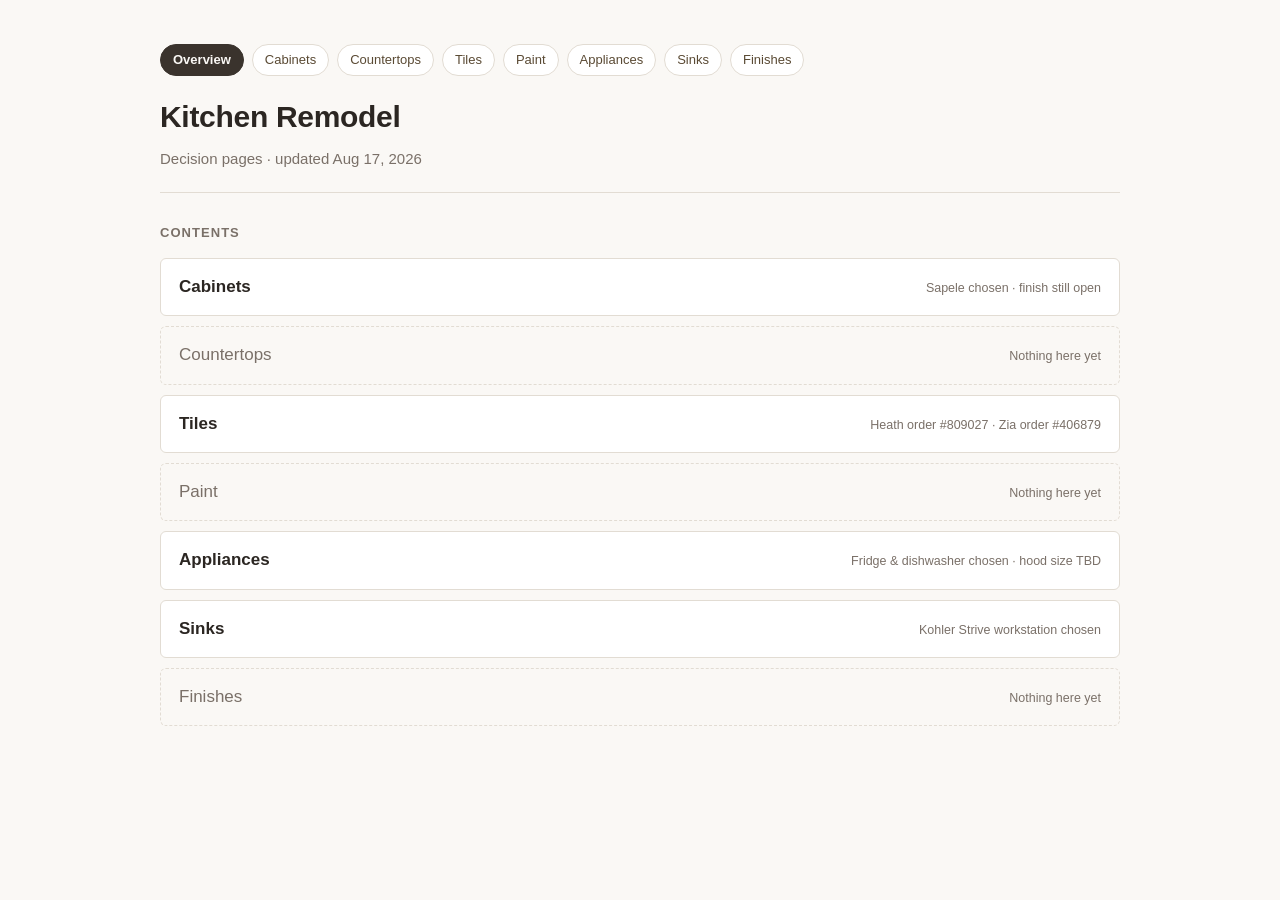
<file: index.html>
<!DOCTYPE html>
<html lang="en">
<head>
<meta charset="UTF-8">
<meta name="viewport" content="width=device-width, initial-scale=1.0">
<title>Kitchen Remodel — Overview</title>
<link rel="stylesheet" href="assets/site.css">
<script src="assets/nav.js" defer></script>
</head>
<body>
<div class="wrap">
  <header>
    <nav id="site-nav" class="site-nav"></nav>
    <h1>Kitchen Remodel</h1>
    <p class="sub">Decision pages · updated Aug 17, 2026</p>
  </header>

  <section>
    <h2>Contents</h2>
    <ul class="toc">
      <li><a href="cabinets.html"><span class="t">Cabinets</span><span class="s">Sapele chosen · finish still open</span></a></li>
      <li><a href="countertops.html" class="empty"><span class="t">Countertops</span><span class="s">Nothing here yet</span></a></li>
      <li><a href="tiles.html"><span class="t">Tiles</span><span class="s">Heath order #809027 · Zia order #406879</span></a></li>
      <li><a href="paint.html" class="empty"><span class="t">Paint</span><span class="s">Nothing here yet</span></a></li>
      <li><a href="appliances.html"><span class="t">Appliances</span><span class="s">Fridge &amp; dishwasher chosen · hood size TBD</span></a></li>
      <li><a href="sinks.html"><span class="t">Sinks</span><span class="s">Kohler Strive workstation chosen</span></a></li>
      <li><a href="finishes.html" class="empty"><span class="t">Finishes</span><span class="s">Nothing here yet</span></a></li>
    </ul>
  </section>
</div>
</body>
</html>
</file>
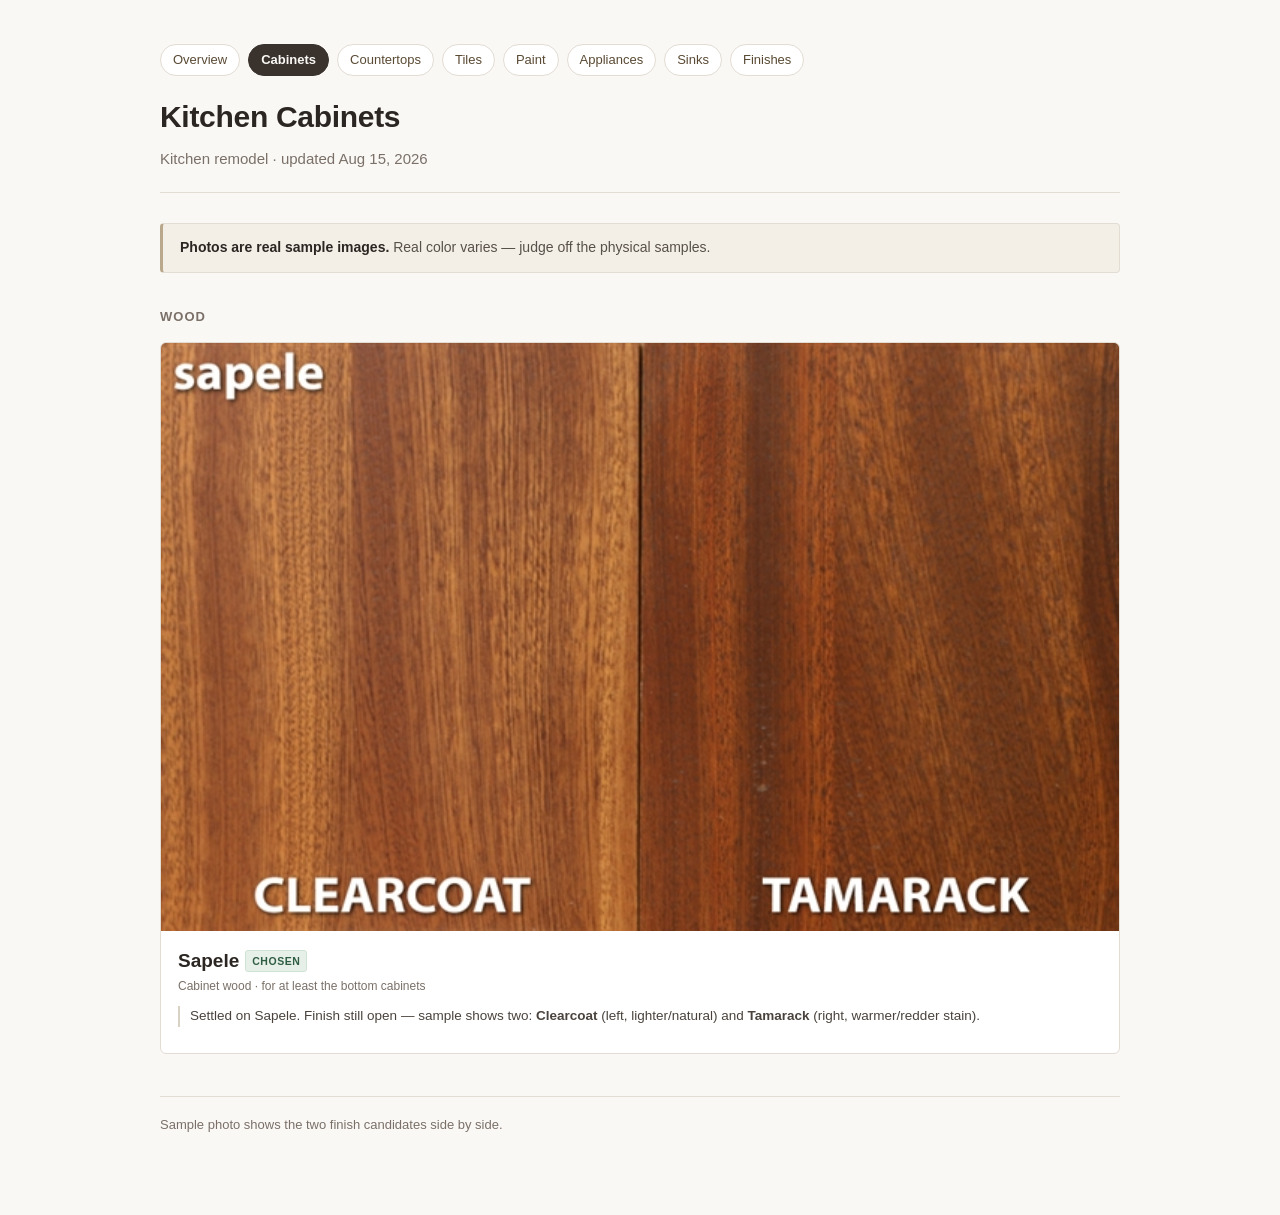
<file: cabinets.html>
<!DOCTYPE html>
<html lang="en">
<head>
<meta charset="UTF-8">
<meta name="viewport" content="width=device-width, initial-scale=1.0">
<title>Kitchen Cabinets — Options</title>
<link rel="stylesheet" href="assets/site.css">
<script src="assets/nav.js" defer></script>
</head>
<body>
<div class="wrap">
  <header>
    <nav id="site-nav" class="site-nav"></nav>
    <h1>Kitchen Cabinets</h1>
    <p class="sub">Kitchen remodel · updated Aug 15, 2026</p>
  </header>

  <p class="note">
    <strong>Photos are real sample images.</strong>
    Real color varies — judge off the physical samples.
  </p>

  <section>
    <h2>Wood</h2>
    <div class="cab">
      <img src="[data-uri]" alt="Sapele wood in Clearcoat and Tamarack finishes">
      <div class="body">
        <p class="name">Sapele <span class="tag-green">Chosen</span></p>
        <p class="meta">Cabinet wood · for at least the bottom cabinets</p>
        <p class="why">Settled on Sapele. Finish still open — sample shows two: <strong>Clearcoat</strong> (left,
        lighter/natural) and <strong>Tamarack</strong> (right, warmer/redder stain).</p>
      </div>
    </div>
  </section>

  <footer>
    Sample photo shows the two finish candidates side by side.
  </footer>

</div>
</body>
</html>
</file>
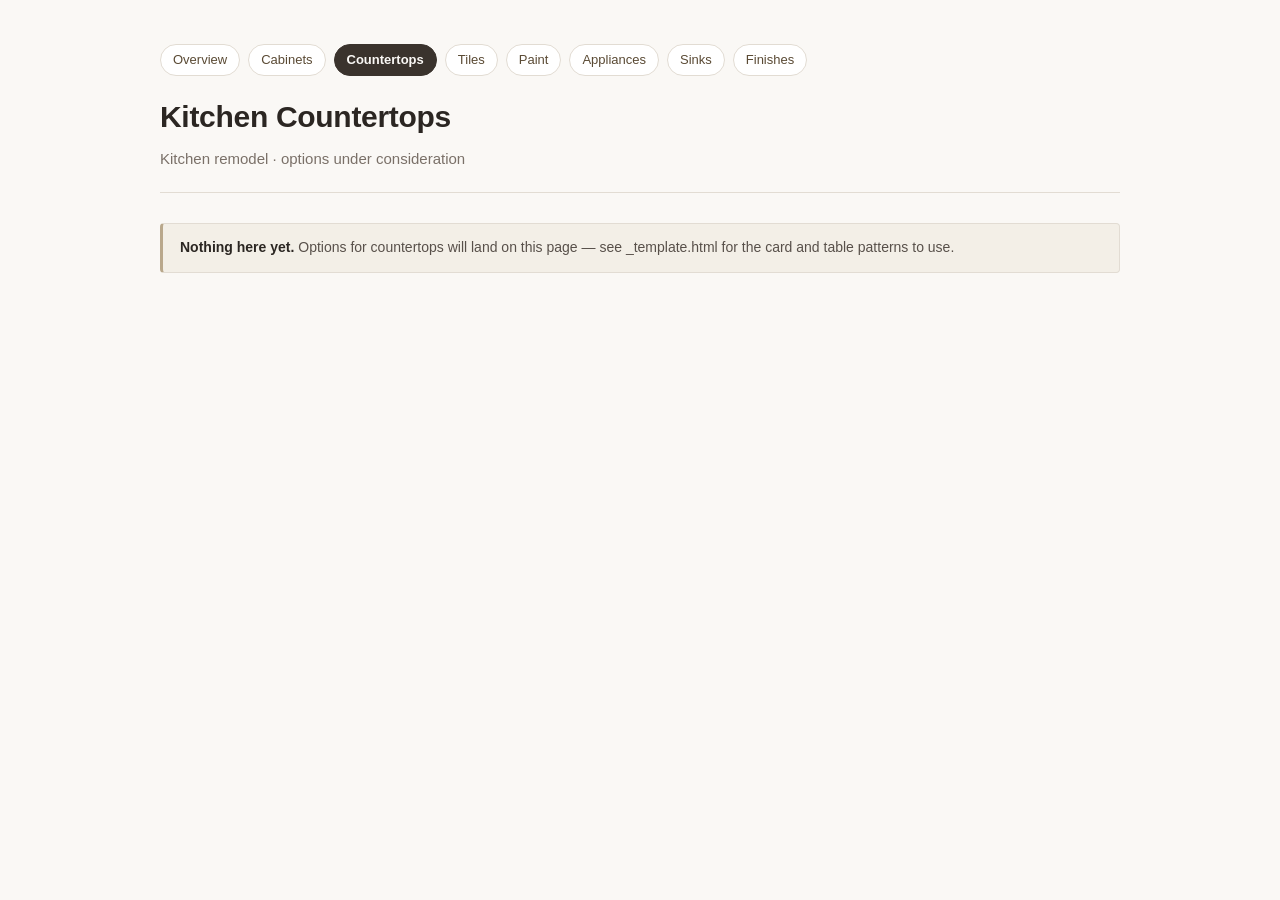
<file: countertops.html>
<!DOCTYPE html>
<html lang="en">
<head>
<meta charset="UTF-8">
<meta name="viewport" content="width=device-width, initial-scale=1.0">
<title>Kitchen Countertops — Options</title>
<link rel="stylesheet" href="assets/site.css">
<script src="assets/nav.js" defer></script>
</head>
<body>
<div class="wrap">
  <header>
    <nav id="site-nav" class="site-nav"></nav>
    <h1>Kitchen Countertops</h1>
    <p class="sub">Kitchen remodel · options under consideration</p>
  </header>

  <p class="note">
    <strong>Nothing here yet.</strong>
    Options for countertops will land on this page — see _template.html for the card and table patterns to use.
  </p>
</div>
</body>
</html>
</file>
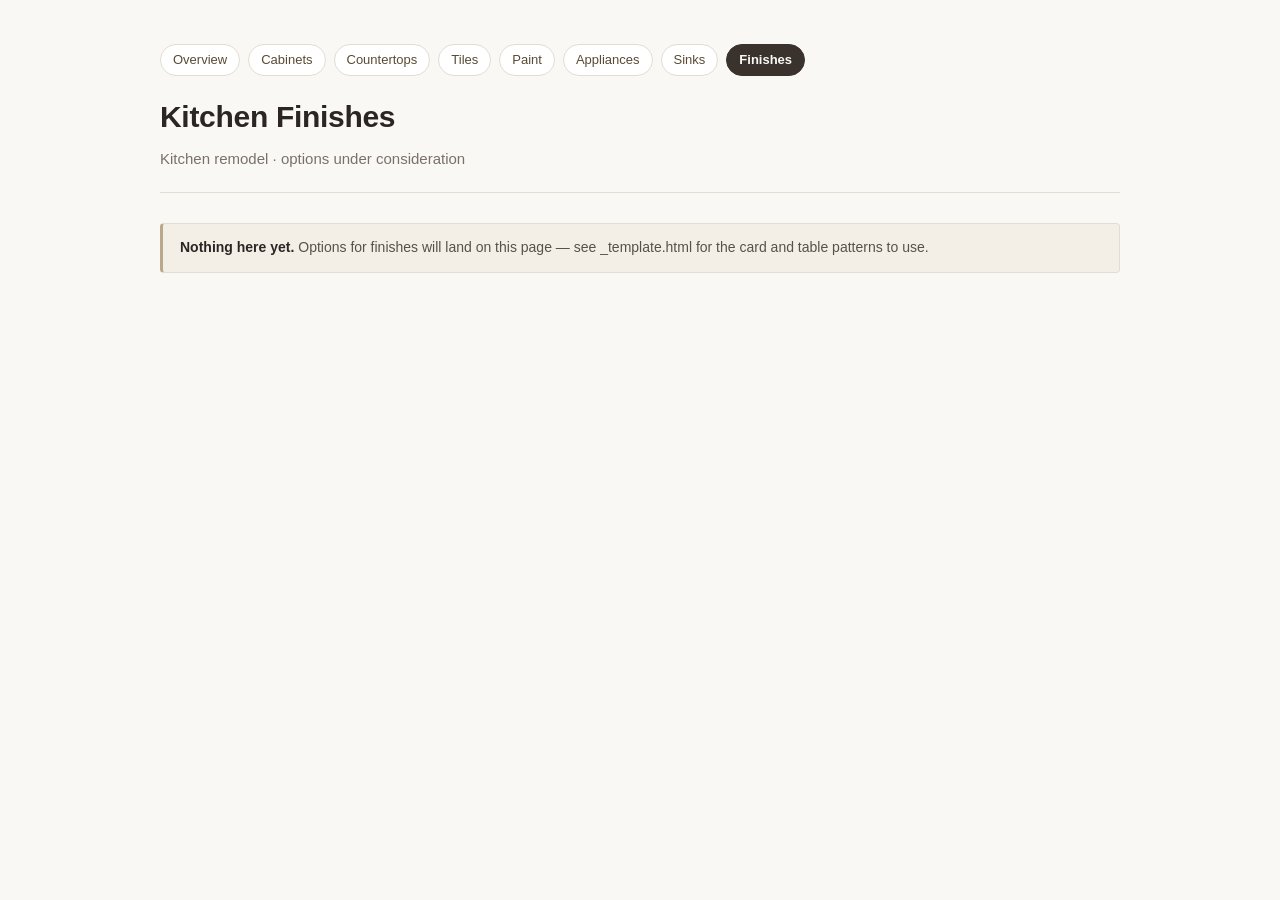
<file: finishes.html>
<!DOCTYPE html>
<html lang="en">
<head>
<meta charset="UTF-8">
<meta name="viewport" content="width=device-width, initial-scale=1.0">
<title>Kitchen Finishes — Options</title>
<link rel="stylesheet" href="assets/site.css">
<script src="assets/nav.js" defer></script>
</head>
<body>
<div class="wrap">
  <header>
    <nav id="site-nav" class="site-nav"></nav>
    <h1>Kitchen Finishes</h1>
    <p class="sub">Kitchen remodel · options under consideration</p>
  </header>

  <p class="note">
    <strong>Nothing here yet.</strong>
    Options for finishes will land on this page — see _template.html for the card and table patterns to use.
  </p>
</div>
</body>
</html>
</file>
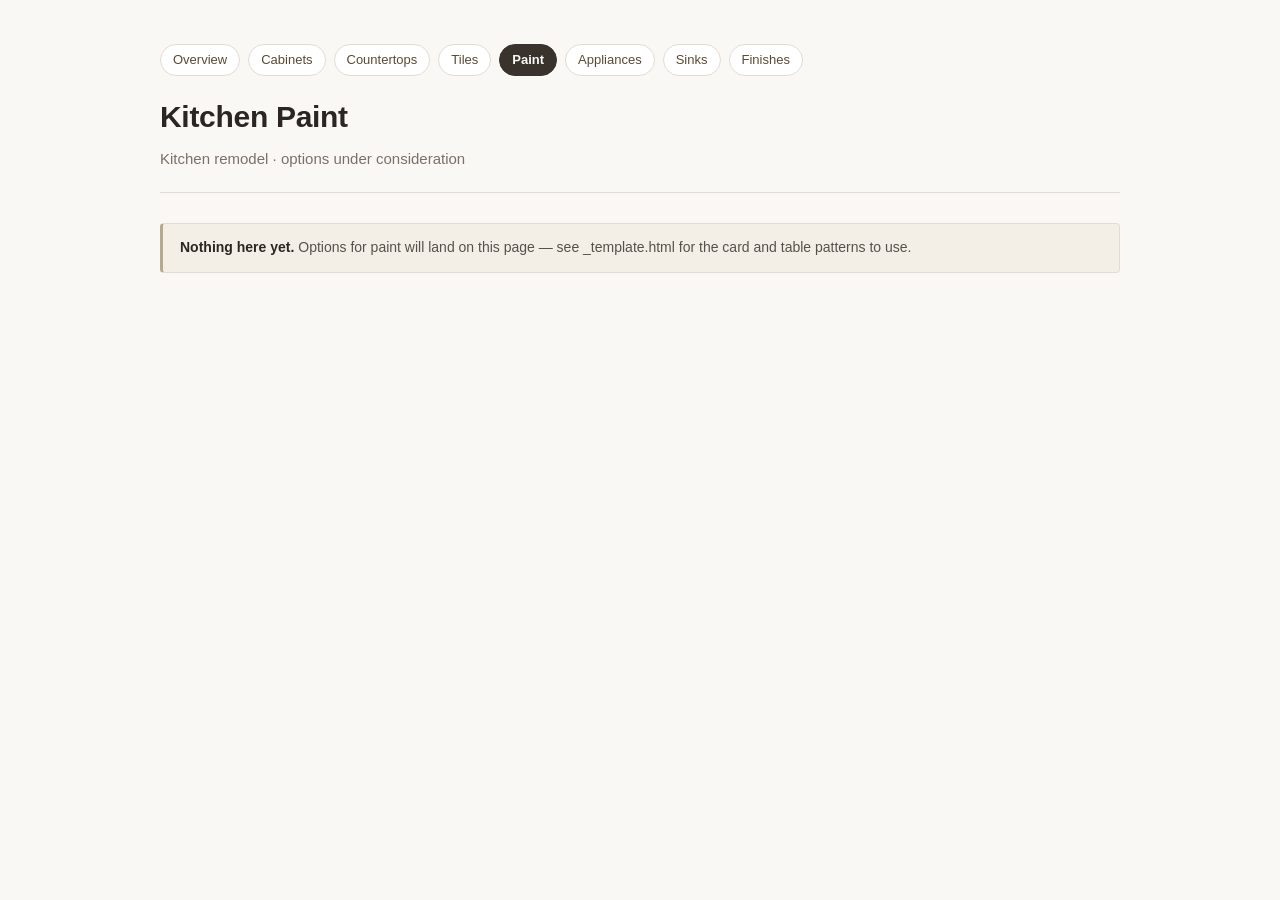
<file: paint.html>
<!DOCTYPE html>
<html lang="en">
<head>
<meta charset="UTF-8">
<meta name="viewport" content="width=device-width, initial-scale=1.0">
<title>Kitchen Paint — Options</title>
<link rel="stylesheet" href="assets/site.css">
<script src="assets/nav.js" defer></script>
</head>
<body>
<div class="wrap">
  <header>
    <nav id="site-nav" class="site-nav"></nav>
    <h1>Kitchen Paint</h1>
    <p class="sub">Kitchen remodel · options under consideration</p>
  </header>

  <p class="note">
    <strong>Nothing here yet.</strong>
    Options for paint will land on this page — see _template.html for the card and table patterns to use.
  </p>
</div>
</body>
</html>
</file>
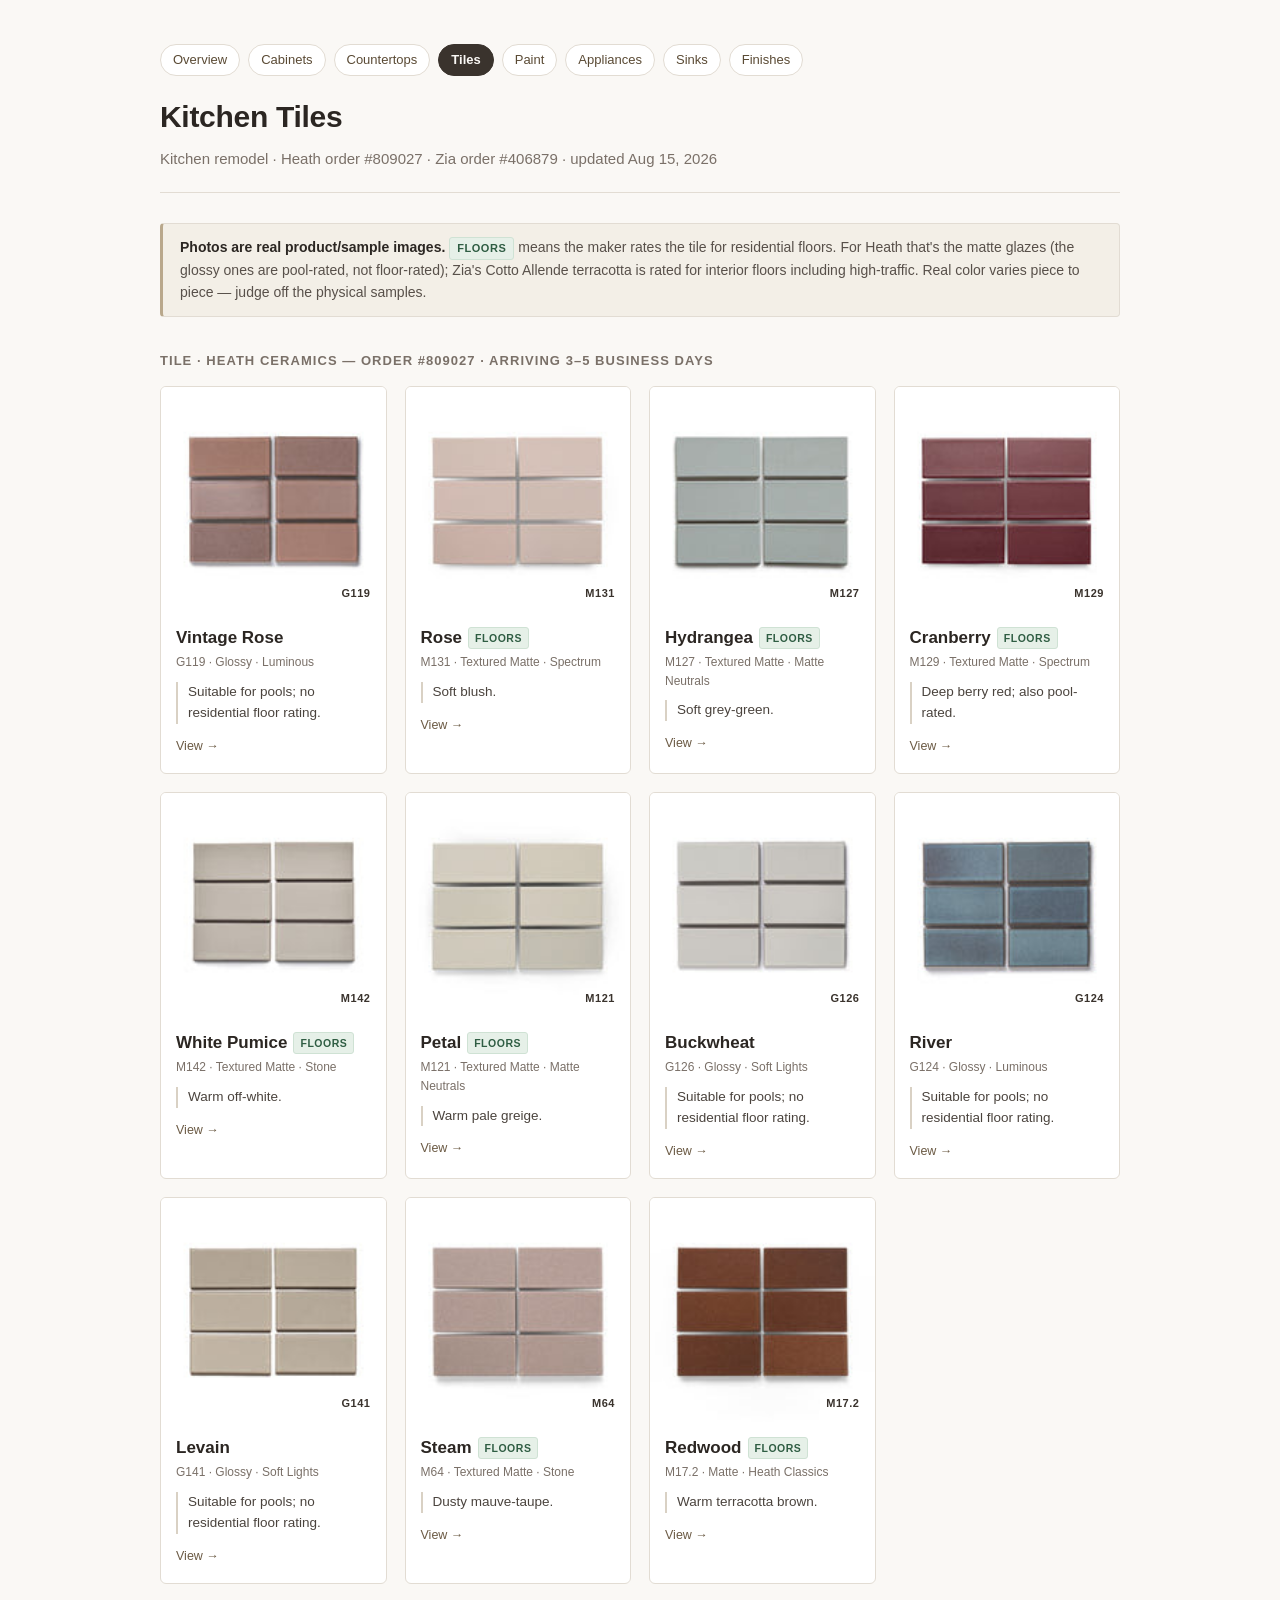
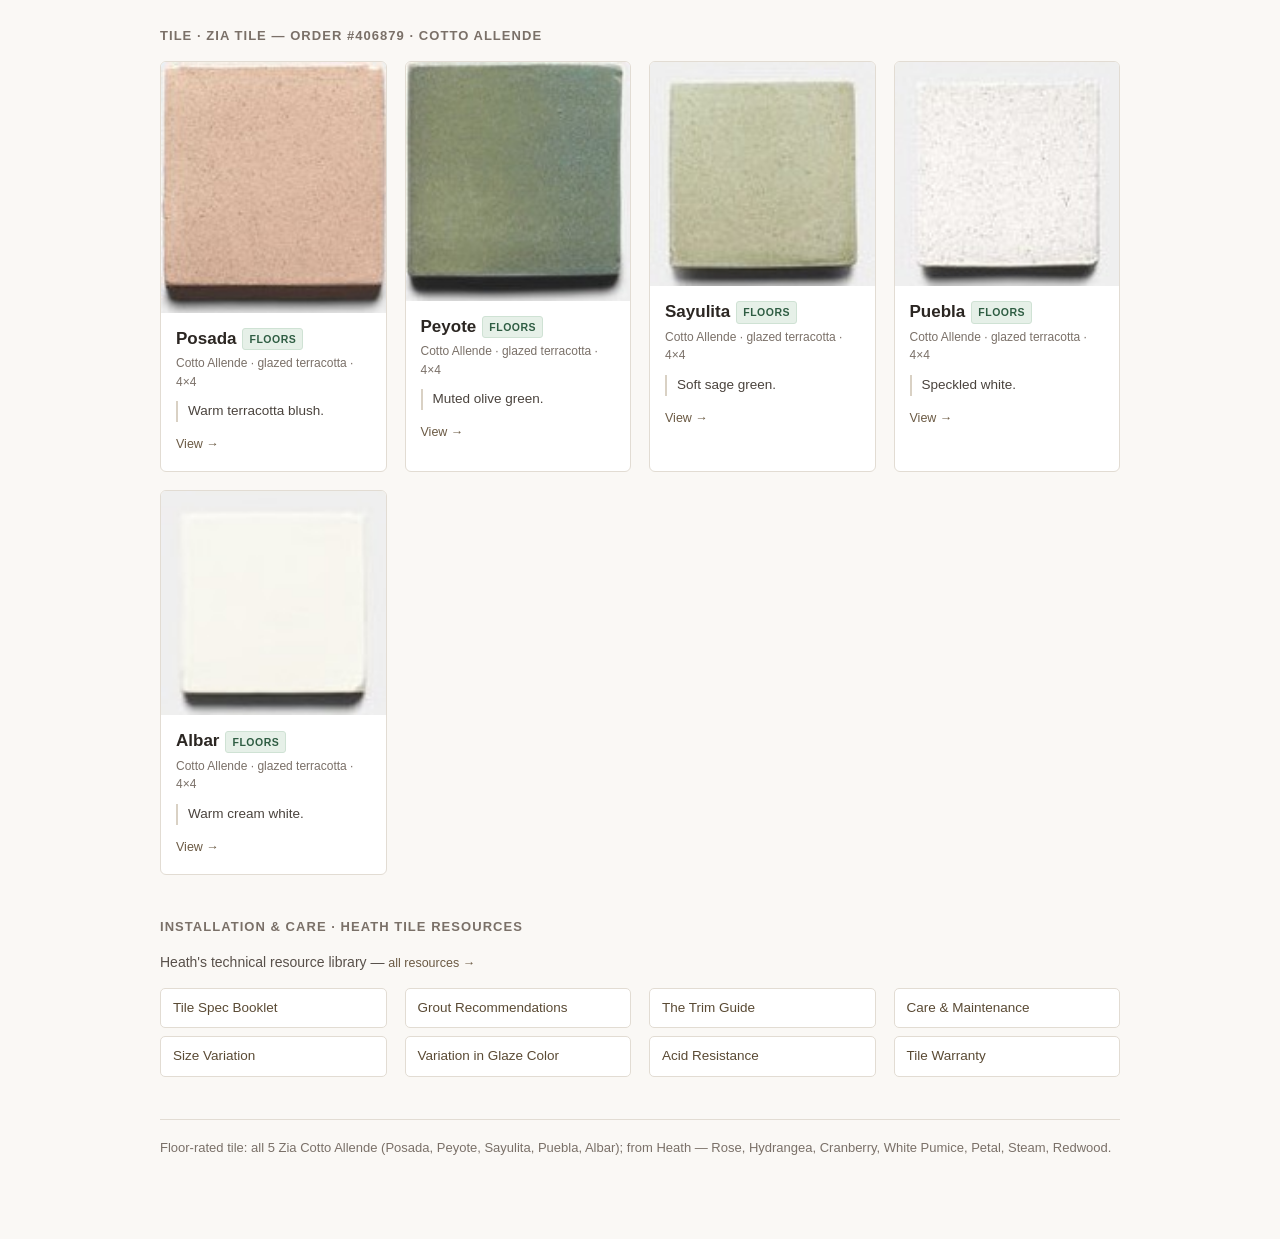
<file: tiles.html>
<!DOCTYPE html>
<html lang="en">
<head>
<meta charset="UTF-8">
<meta name="viewport" content="width=device-width, initial-scale=1.0">
<title>Kitchen Tiles — Options</title>
<link rel="stylesheet" href="assets/site.css">
<script src="assets/nav.js" defer></script>
</head>
<body>
<div class="wrap">
  <header>
    <nav id="site-nav" class="site-nav"></nav>
    <h1>Kitchen Tiles</h1>
    <p class="sub">Kitchen remodel · Heath order #809027 · Zia order #406879 · updated Aug 15, 2026</p>
  </header>

  <p class="note">
    <strong>Photos are real product/sample images.</strong>
    <span class="legend">Floors</span> means the maker rates the tile for residential floors. For Heath that's the
    matte glazes (the glossy ones are pool-rated, not floor-rated); Zia's Cotto Allende terracotta is rated for
    interior floors including high-traffic. Real color varies piece to piece — judge off the physical samples.
  </p>

  <section>
    <h2>Tile · Heath Ceramics — order #809027 · arriving 3–5 business days</h2>
    <div class="grid">
      <div class="card">
        <div class="swatch"><img src="[data-uri]" alt="Vintage Rose tile" loading="lazy"><span class="code">G119</span></div>
        <div class="body">
          <p class="name">Vintage Rose </p>
          <p class="meta">G119 · Glossy · Luminous</p>
          <p class="why">Suitable for pools; no residential floor rating.</p>
          <a class="link" href="https://www.heathceramics.com/products/st-g119-vintage-rose-ceramic-tile" target="_blank" rel="noopener">View →</a>
        </div>
      </div>
      <div class="card">
        <div class="swatch"><img src="[data-uri]" alt="Rose tile" loading="lazy"><span class="code">M131</span></div>
        <div class="body">
          <p class="name">Rose <span class="tag-floors">Floors</span></p>
          <p class="meta">M131 · Textured Matte · Spectrum</p>
          <p class="why">Soft blush.</p>
          <a class="link" href="https://www.heathceramics.com/products/m131-rose-ceramic-tile" target="_blank" rel="noopener">View →</a>
        </div>
      </div>
      <div class="card">
        <div class="swatch"><img src="[data-uri]" alt="Hydrangea tile" loading="lazy"><span class="code">M127</span></div>
        <div class="body">
          <p class="name">Hydrangea <span class="tag-floors">Floors</span></p>
          <p class="meta">M127 · Textured Matte · Matte Neutrals</p>
          <p class="why">Soft grey-green.</p>
          <a class="link" href="https://www.heathceramics.com/products/m127-hydrangea-ceramic-tile" target="_blank" rel="noopener">View →</a>
        </div>
      </div>
      <div class="card">
        <div class="swatch"><img src="[data-uri]" alt="Cranberry tile" loading="lazy"><span class="code">M129</span></div>
        <div class="body">
          <p class="name">Cranberry <span class="tag-floors">Floors</span></p>
          <p class="meta">M129 · Textured Matte · Spectrum</p>
          <p class="why">Deep berry red; also pool-rated.</p>
          <a class="link" href="https://www.heathceramics.com/products/m129-cranberry-ceramic-tile" target="_blank" rel="noopener">View →</a>
        </div>
      </div>
      <div class="card">
        <div class="swatch"><img src="[data-uri]" alt="White Pumice tile" loading="lazy"><span class="code">M142</span></div>
        <div class="body">
          <p class="name">White Pumice <span class="tag-floors">Floors</span></p>
          <p class="meta">M142 · Textured Matte · Stone</p>
          <p class="why">Warm off-white.</p>
          <a class="link" href="https://www.heathceramics.com/products/st-m142-white-pumice-ceramic-tile" target="_blank" rel="noopener">View →</a>
        </div>
      </div>
      <div class="card">
        <div class="swatch"><img src="[data-uri]" alt="Petal tile" loading="lazy"><span class="code">M121</span></div>
        <div class="body">
          <p class="name">Petal <span class="tag-floors">Floors</span></p>
          <p class="meta">M121 · Textured Matte · Matte Neutrals</p>
          <p class="why">Warm pale greige.</p>
          <a class="link" href="https://www.heathceramics.com/products/m121-petal-ceramic-tile" target="_blank" rel="noopener">View →</a>
        </div>
      </div>
      <div class="card">
        <div class="swatch"><img src="[data-uri]" alt="Buckwheat tile" loading="lazy"><span class="code">G126</span></div>
        <div class="body">
          <p class="name">Buckwheat </p>
          <p class="meta">G126 · Glossy · Soft Lights</p>
          <p class="why">Suitable for pools; no residential floor rating.</p>
          <a class="link" href="https://www.heathceramics.com/products/st-g126-buckwheat-ceramic-tile" target="_blank" rel="noopener">View →</a>
        </div>
      </div>
      <div class="card">
        <div class="swatch"><img src="[data-uri]" alt="River tile" loading="lazy"><span class="code">G124</span></div>
        <div class="body">
          <p class="name">River </p>
          <p class="meta">G124 · Glossy · Luminous</p>
          <p class="why">Suitable for pools; no residential floor rating.</p>
          <a class="link" href="https://www.heathceramics.com/products/st-g124-river-ceramic-tile" target="_blank" rel="noopener">View →</a>
        </div>
      </div>
      <div class="card">
        <div class="swatch"><img src="[data-uri]" alt="Levain tile" loading="lazy"><span class="code">G141</span></div>
        <div class="body">
          <p class="name">Levain </p>
          <p class="meta">G141 · Glossy · Soft Lights</p>
          <p class="why">Suitable for pools; no residential floor rating.</p>
          <a class="link" href="https://www.heathceramics.com/products/sample-tile-2x4-levain" target="_blank" rel="noopener">View →</a>
        </div>
      </div>
      <div class="card">
        <div class="swatch"><img src="[data-uri]" alt="Steam tile" loading="lazy"><span class="code">M64</span></div>
        <div class="body">
          <p class="name">Steam <span class="tag-floors">Floors</span></p>
          <p class="meta">M64 · Textured Matte · Stone</p>
          <p class="why">Dusty mauve-taupe.</p>
          <a class="link" href="https://www.heathceramics.com/products/sample-tile-2x4-steam-ceramic-tile" target="_blank" rel="noopener">View →</a>
        </div>
      </div>
      <div class="card">
        <div class="swatch"><img src="[data-uri]" alt="Redwood tile" loading="lazy"><span class="code">M17.2</span></div>
        <div class="body">
          <p class="name">Redwood <span class="tag-floors">Floors</span></p>
          <p class="meta">M17.2 · Matte · Heath Classics</p>
          <p class="why">Warm terracotta brown.</p>
          <a class="link" href="https://www.heathceramics.com/products/m17-2-redwood-ceramic-tile" target="_blank" rel="noopener">View →</a>
        </div>
      </div>
    </div>
  </section>

  <section>
    <h2>Tile · Zia Tile — order #406879 · Cotto Allende</h2>
    <div class="grid">
      <div class="card">
        <div class="swatch"><img src="[data-uri]" alt="Posada tile" loading="lazy"></div>
        <div class="body">
          <p class="name">Posada <span class="tag-floors">Floors</span></p>
          <p class="meta">Cotto Allende · glazed terracotta · 4×4</p>
          <p class="why">Warm terracotta blush.</p>
          <a class="link" href="https://ziatile.com/products/posada-4x4" target="_blank" rel="noopener">View →</a>
        </div>
      </div>
      <div class="card">
        <div class="swatch"><img src="[data-uri]" alt="Peyote tile" loading="lazy"></div>
        <div class="body">
          <p class="name">Peyote <span class="tag-floors">Floors</span></p>
          <p class="meta">Cotto Allende · glazed terracotta · 4×4</p>
          <p class="why">Muted olive green.</p>
          <a class="link" href="https://ziatile.com/products/peyote-4x4" target="_blank" rel="noopener">View →</a>
        </div>
      </div>
      <div class="card">
        <div class="swatch"><img src="[data-uri]" alt="Sayulita tile" loading="lazy"></div>
        <div class="body">
          <p class="name">Sayulita <span class="tag-floors">Floors</span></p>
          <p class="meta">Cotto Allende · glazed terracotta · 4×4</p>
          <p class="why">Soft sage green.</p>
          <a class="link" href="https://ziatile.com/products/sayulita-4x4" target="_blank" rel="noopener">View →</a>
        </div>
      </div>
      <div class="card">
        <div class="swatch"><img src="[data-uri]" alt="Puebla tile" loading="lazy"></div>
        <div class="body">
          <p class="name">Puebla <span class="tag-floors">Floors</span></p>
          <p class="meta">Cotto Allende · glazed terracotta · 4×4</p>
          <p class="why">Speckled white.</p>
          <a class="link" href="https://ziatile.com/products/puebla-4x4" target="_blank" rel="noopener">View →</a>
        </div>
      </div>
      <div class="card">
        <div class="swatch"><img src="[data-uri]" alt="Albar tile" loading="lazy"></div>
        <div class="body">
          <p class="name">Albar <span class="tag-floors">Floors</span></p>
          <p class="meta">Cotto Allende · glazed terracotta · 4×4</p>
          <p class="why">Warm cream white.</p>
          <a class="link" href="https://ziatile.com/products/albar-4x4" target="_blank" rel="noopener">View →</a>
        </div>
      </div>
    </div>
  </section>

  <section>
    <h2>Installation &amp; care · Heath tile resources</h2>
    <p class="why" style="border:0;padding:0;margin:0 0 14px;color:#58504a;font-size:14px;">
      Heath's technical resource library —
      <a class="link" href="https://www.heathceramics.com/pages/heath-tile-resources" target="_blank" rel="noopener">all resources →</a>
    </p>
    <ul class="res">
      <li><a href="https://cdn.shopify.com/s/files/1/2116/7717/files/TileSpecBooklet-05_2026-YC_1.pdf" target="_blank" rel="noopener">Tile Spec Booklet</a></li>
      <li><a href="https://cdn.shopify.com/s/files/1/2116/7717/files/CEP-Grout-Recommendations-2026_YC-V2.pdf" target="_blank" rel="noopener">Grout Recommendations</a></li>
      <li><a href="https://cdn.shopify.com/s/files/1/2116/7717/files/Heath_Tile_CEP-The_Trim_Guide.pdf" target="_blank" rel="noopener">The Trim Guide</a></li>
      <li><a href="https://cdn.shopify.com/s/files/1/2116/7717/files/CEP-Care-Maintenance-2026_YC.pdf" target="_blank" rel="noopener">Care &amp; Maintenance</a></li>
      <li><a href="https://cdn.shopify.com/s/files/1/2116/7717/files/CEP-Size-Variation-2026_YC.pdf" target="_blank" rel="noopener">Size Variation</a></li>
      <li><a href="https://cdn.shopify.com/s/files/1/2116/7717/files/Heath_Tile_CEP-Variation_in_Glaze_Color.pdf" target="_blank" rel="noopener">Variation in Glaze Color</a></li>
      <li><a href="https://cdn.shopify.com/s/files/1/2116/7717/files/Heath_Tile_CEP-Acid_Resistance.pdf" target="_blank" rel="noopener">Acid Resistance</a></li>
      <li><a href="https://cdn.shopify.com/s/files/1/2116/7717/files/CEP-Tile-Warranty-2026_YC-V2.pdf" target="_blank" rel="noopener">Tile Warranty</a></li>
    </ul>
  </section>

  <footer>
    Floor-rated tile: all 5 Zia Cotto Allende (Posada, Peyote, Sayulita, Puebla, Albar);
    from Heath — Rose, Hydrangea, Cranberry, White Pumice, Petal, Steam, Redwood.
  </footer>

</div>
</body>
</html>
</file>
<file: assets/site.css>
/* Shared styles for all kitchen-remodel pages.
   Every page links this file — edit here and every page updates. */

:root { --ink:#2b2622; --muted:#7a7068; --line:#e2dcd3; --bg:#faf8f5; --card:#fff; }
* { box-sizing:border-box; }
body { margin:0; padding:44px 24px 80px; background:var(--bg); color:var(--ink);
  font:16px/1.55 -apple-system,BlinkMacSystemFont,"Segoe UI",Helvetica,Arial,sans-serif; }
.wrap { max-width:960px; margin:0 auto; }

/* Header + site navigation (nav is filled in by assets/nav.js) */
header { border-bottom:1px solid var(--line); padding-bottom:22px; margin-bottom:30px; }
nav.site-nav { display:flex; flex-wrap:wrap; gap:8px; margin:0 0 18px; }
nav.site-nav a { font-size:13px; padding:5px 12px; border:1px solid var(--line); border-radius:999px;
  background:var(--card); color:#5a4a34; text-decoration:none; }
nav.site-nav a:hover { border-color:#c9bb9f; background:#fbf8f2; }
nav.site-nav a.current { background:#3a332d; border-color:#3a332d; color:#faf8f5; font-weight:600; }
h1 { font-size:30px; font-weight:600; letter-spacing:-.01em; margin:0 0 6px; }
.sub { color:var(--muted); font-size:15px; margin:0; }

/* Callout note */
.note { background:#f3efe7; border:1px solid var(--line); border-left:3px solid #b9a88c;
  border-radius:4px; padding:13px 17px; font-size:14px; color:#58504a; margin:0 0 34px; }
.note strong { color:var(--ink); }

/* Sections */
h2 { font-size:13px; text-transform:uppercase; letter-spacing:.08em; color:var(--muted);
  font-weight:600; margin:0 0 15px; }
section { margin-bottom:42px; }

/* Card grid */
.grid { display:grid; grid-template-columns:repeat(auto-fill,minmax(210px,1fr)); gap:18px; }
.card { background:var(--card); border:1px solid var(--line); border-radius:6px; overflow:hidden;
  display:flex; flex-direction:column; }

/* Card image. Default: photo fills the square (crops to fit).
   Add class "fit" for product shots on white — shows the whole image with padding. */
.swatch { position:relative; background:#f0ebe3; aspect-ratio:1/1; }
.swatch img { width:100%; height:100%; object-fit:cover; display:block; }
.swatch.fit { background:#fff; }
.swatch.fit img { object-fit:contain; padding:12px; }
.swatch .code { position:absolute; bottom:8px; right:9px; font-size:11px; letter-spacing:.05em;
  font-weight:600; padding:2px 6px; border-radius:3px; background:rgba(255,255,255,.82); color:#3a332d; }

/* Card body */
.body { padding:13px 15px 15px; }
.name { font-size:17px; font-weight:600; margin:0 0 2px; display:flex; align-items:center; gap:6px; flex-wrap:wrap; }
.meta { font-size:12px; color:var(--muted); margin:0 0 10px; }
.why { font-size:13.5px; margin:0 0 9px; padding-left:10px; border-left:2px solid #d9d1c4; color:#4a433d; }
.specs { list-style:none; margin:0 0 11px; padding:0; }
.specs li { display:flex; justify-content:space-between; gap:10px; font-size:13px; padding:4px 0; border-top:1px dashed #e6ded2; }
.specs li:first-child { border-top:none; }
.specs li span:first-child { color:var(--muted); }
a.link { font-size:12.5px; color:#6b5a44; text-decoration:none; }
a.link:hover { text-decoration:underline; }

/* Tags — two palettes; the named variants all map to one of them */
.tag-gold, .tag-pick, .tag-apron,
.tag-green, .tag-floors, .tag-under, .legend {
  font-size:10.5px; font-weight:700; letter-spacing:.05em; text-transform:uppercase;
  border-radius:3px; padding:2px 6px; border:1px solid; }
.tag-gold, .tag-pick, .tag-apron { color:#7a5b1e; background:#f5edda; border-color:#e6d8b8; }
.tag-green, .tag-floors, .tag-under, .legend { color:#2f5d43; background:#e6f0e8; border-color:#cfe2d4; }
.legend { display:inline-block; font-size:11px; padding:2px 7px; }

/* Horizontal card — image left, details right. Use with .stack instead of
   .grid on pages that only have a card or two per section. */
.stack { display:flex; flex-direction:column; gap:18px; }
.card.wide { flex-direction:row; }
.card.wide .swatch { flex:0 0 230px; aspect-ratio:auto; min-height:230px; }
.card.wide .body { flex:1; padding:16px 19px; }
@media (max-width:560px) {
  .card.wide { flex-direction:column; }
  .card.wide .swatch { flex:none; }
}

/* Wide card (full-width image, e.g. cabinets) */
.cab { background:var(--card); border:1px solid var(--line); border-radius:6px; overflow:hidden; }
.cab img { width:100%; display:block; }
.cab .body { padding:15px 17px 17px; }
.cab .name { font-size:19px; }

/* Comparison tables */
table { width:100%; border-collapse:collapse; background:var(--card); border:1px solid var(--line);
  border-radius:6px; overflow:hidden; font-size:13.5px; }
caption { caption-side:top; text-align:left; font-weight:600; font-size:14px; margin-bottom:9px; color:var(--ink); }
th,td { padding:9px 13px; text-align:left; border-bottom:1px solid var(--line); }
thead th { background:#f0ebe3; font-size:11px; text-transform:uppercase; letter-spacing:.05em; color:var(--muted); font-weight:600; }
tbody tr:last-child td { border-bottom:none; }
td.diff { font-weight:700; color:#2f5d43; background:#e6f0e8; }
.cmp { margin-bottom:24px; }
.cmp .cap-note { font-size:13px; color:var(--muted); margin:8px 2px 0; }

/* Resource link lists */
ul.res { list-style:none; margin:0; padding:0; display:grid; grid-template-columns:repeat(auto-fill,minmax(220px,1fr)); gap:8px 18px; }
ul.res li a { display:block; padding:9px 12px; background:var(--card); border:1px solid var(--line);
  border-radius:5px; font-size:13.5px; color:#5a4a34; text-decoration:none; }
ul.res li a:hover { border-color:#c9bb9f; background:#fbf8f2; }

/* Table of contents (overview page) */
ul.toc { list-style:none; margin:0; padding:0; }
ul.toc li a { display:flex; justify-content:space-between; align-items:baseline; gap:14px;
  padding:15px 18px; background:var(--card); border:1px solid var(--line); border-radius:6px;
  margin-bottom:10px; text-decoration:none; color:var(--ink); }
ul.toc li a:hover { border-color:#c9bb9f; background:#fbf8f2; }
ul.toc .t { font-size:17px; font-weight:600; }
ul.toc .s { font-size:12.5px; color:var(--muted); text-align:right; }
ul.toc li a.empty { background:transparent; border-style:dashed; }
ul.toc li a.empty .t { color:var(--muted); font-weight:500; }

/* Footer */
footer { border-top:1px solid var(--line); padding-top:18px; font-size:13px; color:var(--muted); }
footer a { color:#5a4a34; }
</file>
